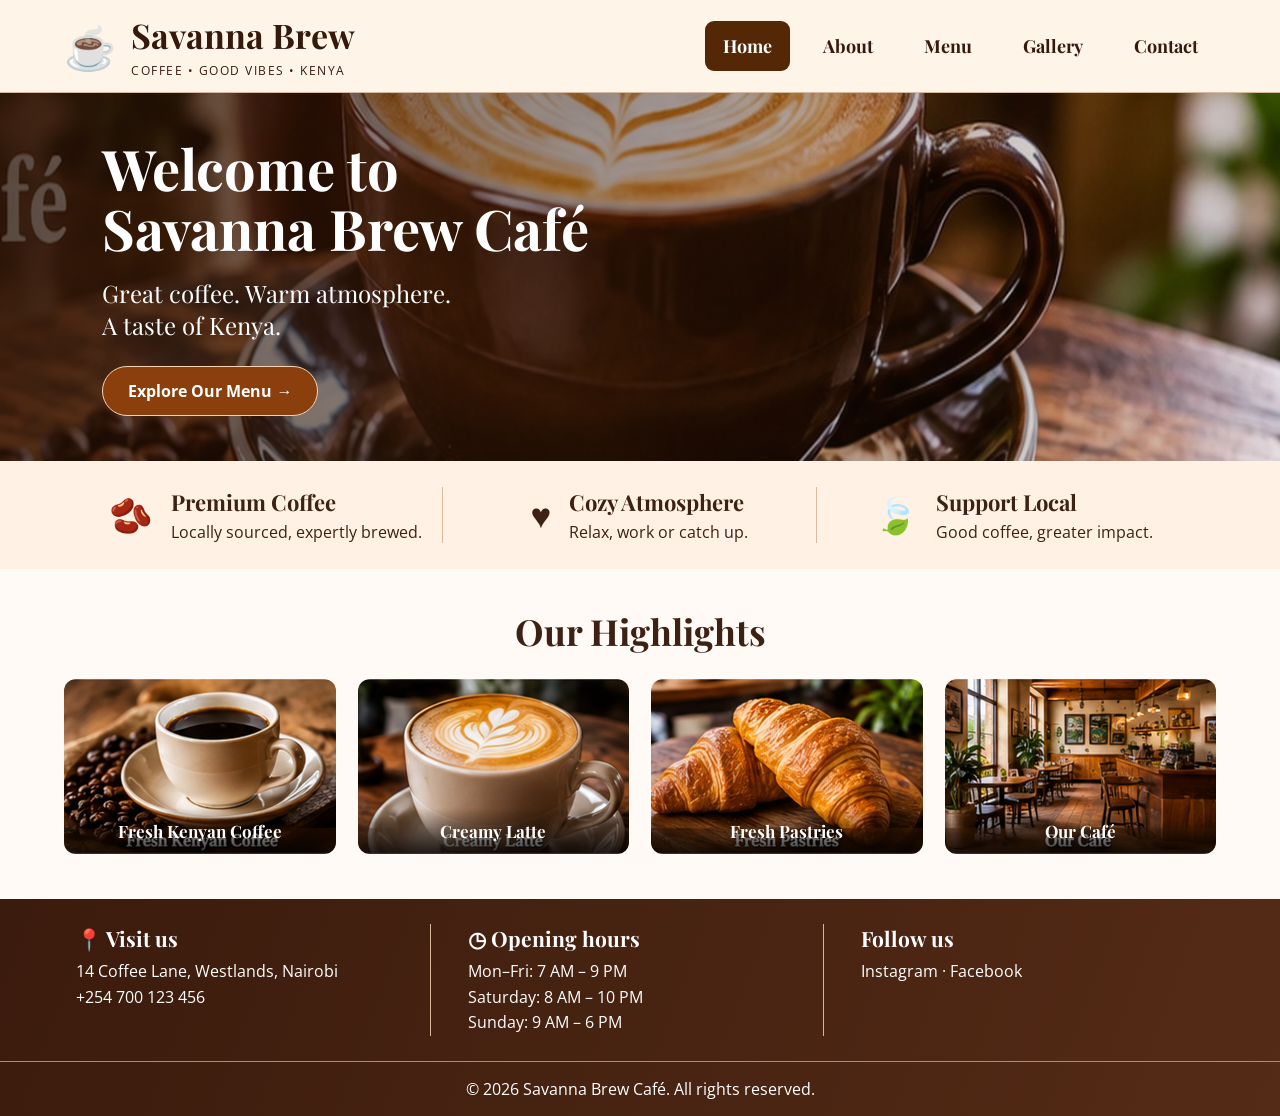
<file: index.html>
<!doctype html><html lang="en"><head><meta charset="utf-8"><meta name="viewport" content="width=device-width,initial-scale=1"><title>Home | Savanna Brew Café</title><link rel="stylesheet" href="css/style.css"></head><body><header class="site-header"><a class="brand" href="index.html" class="active"><span class="cup">☕</span><span><b>Savanna Brew</b><small>COFFEE • GOOD VIBES • KENYA</small></span></a><nav><a href="index.html" class="active">Home</a><a href="about.html">About</a><a href="menu.html">Menu</a><a href="gallery.html">Gallery</a><a href="contact.html">Contact</a></nav></header><main><section class="hero"><div class="hero-copy"><h1>Welcome to<br>Savanna Brew Café</h1><p>Great coffee. Warm atmosphere.<br>A taste of Kenya.</p><a class="btn" href="menu.html">Explore Our Menu →</a></div></section><section class="features"><div class="feature"><span class="icon">🫘</span><div><h3>Premium Coffee</h3><p>Locally sourced, expertly brewed.</p></div></div><div class="feature"><span class="icon">♥</span><div><h3>Cozy Atmosphere</h3><p>Relax, work or catch up.</p></div></div><div class="feature"><span class="icon">🍃</span><div><h3>Support Local</h3><p>Good coffee, greater impact.</p></div></div></section><section class="section"><h2 class="section-title">Our Highlights</h2><div class="cards"><a class="card" href="menu.html"><img src="images/coffee.jpg" alt="Fresh Kenyan coffee"><span>Fresh Kenyan Coffee</span></a><a class="card" href="menu.html"><img src="images/cappuccino.jpg" alt="Creamy latte"><span>Creamy Latte</span></a><a class="card" href="menu.html"><img src="images/croissants.jpg" alt="Fresh pastries"><span>Fresh Pastries</span></a><a class="card" href="gallery.html"><img src="images/cafe-interior.jpg" alt="Café interior"><span>Our Café</span></a></div></section></main><footer><div class="footer-grid"><section><h3>📍 Visit us</h3><p>14 Coffee Lane, Westlands, Nairobi<br>+254 700 123 456</p></section><section><h3>◷ Opening hours</h3><p>Mon–Fri: 7 AM – 9 PM<br>Saturday: 8 AM – 10 PM<br>Sunday: 9 AM – 6 PM</p></section><section><h3>Follow us</h3><p>Instagram · Facebook</p></section></div><div class="copyright">© 2026 Savanna Brew Café. All rights reserved.</div></footer></body></html>
</file>
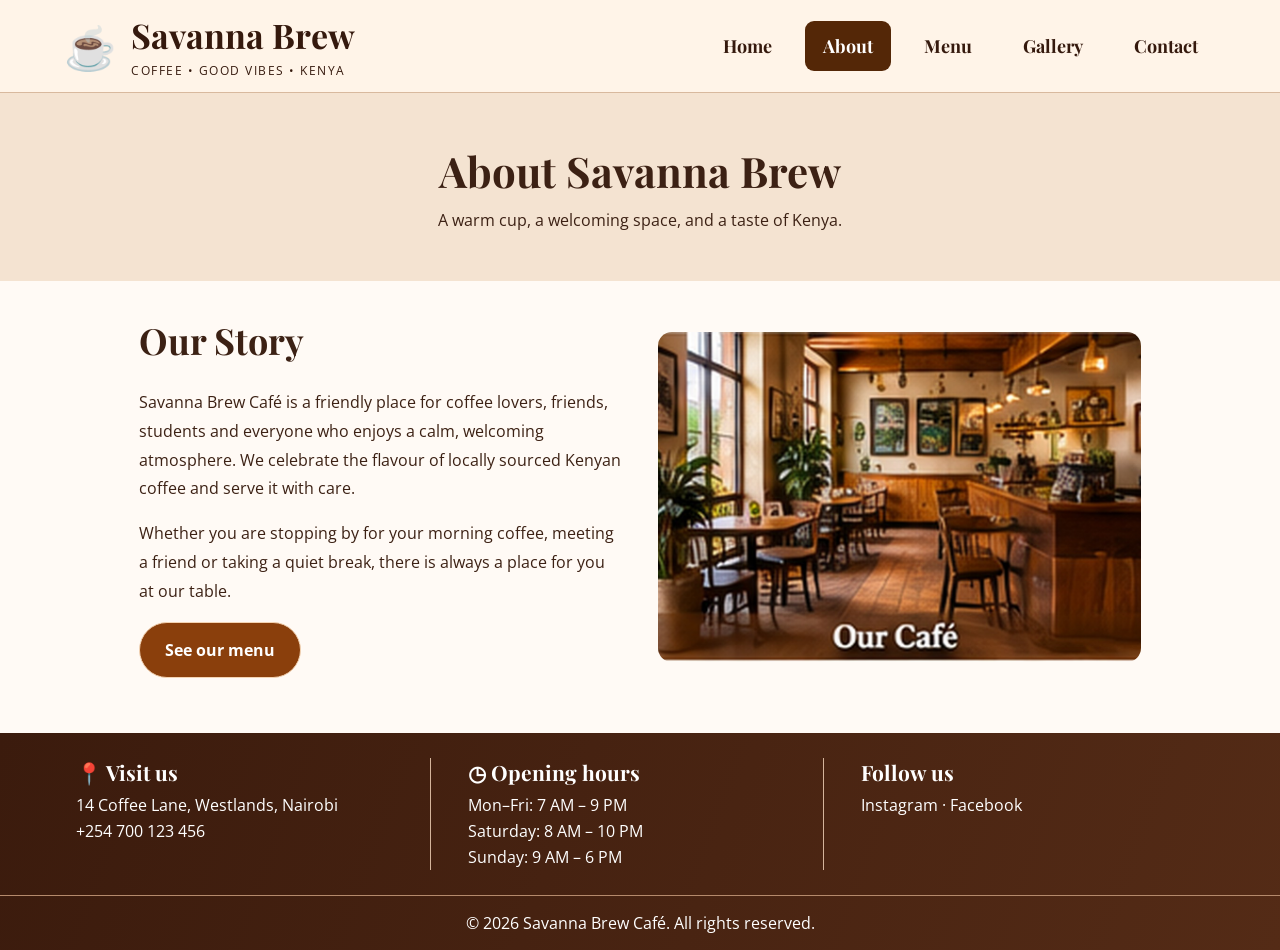
<file: about.html>
<!doctype html><html lang="en"><head><meta charset="utf-8"><meta name="viewport" content="width=device-width,initial-scale=1"><title>About | Savanna Brew Café</title><link rel="stylesheet" href="css/style.css"></head><body><header class="site-header"><a class="brand" href="index.html"><span class="cup">☕</span><span><b>Savanna Brew</b><small>COFFEE • GOOD VIBES • KENYA</small></span></a><nav><a href="index.html">Home</a><a href="about.html" class="active">About</a><a href="menu.html">Menu</a><a href="gallery.html">Gallery</a><a href="contact.html">Contact</a></nav></header><main><section class="page-banner"><h1>About Savanna Brew</h1><p>A warm cup, a welcoming space, and a taste of Kenya.</p></section><section class="content split"><div><h2 class="section-title" style="text-align:left">Our Story</h2><p>Savanna Brew Café is a friendly place for coffee lovers, friends, students and everyone who enjoys a calm, welcoming atmosphere. We celebrate the flavour of locally sourced Kenyan coffee and serve it with care.</p><p>Whether you are stopping by for your morning coffee, meeting a friend or taking a quiet break, there is always a place for you at our table.</p><a class="btn" href="menu.html">See our menu</a></div><img src="images/cafe-interior.jpg" alt="Warm and welcoming café interior"></section></main><footer><div class="footer-grid"><section><h3>📍 Visit us</h3><p>14 Coffee Lane, Westlands, Nairobi<br>+254 700 123 456</p></section><section><h3>◷ Opening hours</h3><p>Mon–Fri: 7 AM – 9 PM<br>Saturday: 8 AM – 10 PM<br>Sunday: 9 AM – 6 PM</p></section><section><h3>Follow us</h3><p>Instagram · Facebook</p></section></div><div class="copyright">© 2026 Savanna Brew Café. All rights reserved.</div></footer></body></html>
</file>
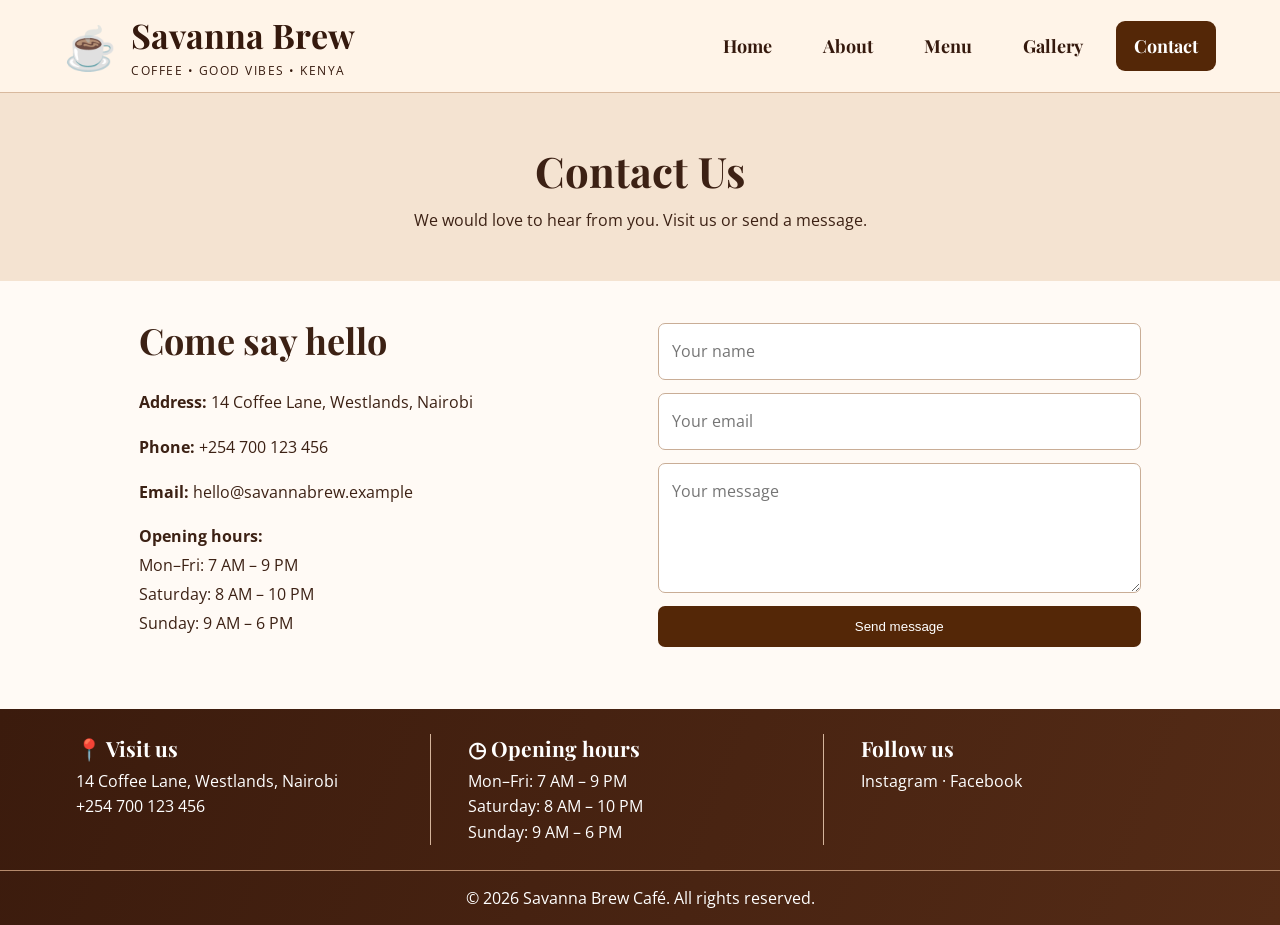
<file: contact.html>
<!doctype html><html lang="en"><head><meta charset="utf-8"><meta name="viewport" content="width=device-width,initial-scale=1"><title>Contact | Savanna Brew Café</title><link rel="stylesheet" href="css/style.css"></head><body><header class="site-header"><a class="brand" href="index.html"><span class="cup">☕</span><span><b>Savanna Brew</b><small>COFFEE • GOOD VIBES • KENYA</small></span></a><nav><a href="index.html">Home</a><a href="about.html">About</a><a href="menu.html">Menu</a><a href="gallery.html">Gallery</a><a href="contact.html" class="active">Contact</a></nav></header><main><section class="page-banner"><h1>Contact Us</h1><p>We would love to hear from you. Visit us or send a message.</p></section><section class="content split"><div><h2 class="section-title" style="text-align:left">Come say hello</h2><p><b>Address:</b> 14 Coffee Lane, Westlands, Nairobi</p><p><b>Phone:</b> +254 700 123 456</p><p><b>Email:</b> hello@savannabrew.example</p><p><b>Opening hours:</b><br>Mon–Fri: 7 AM – 9 PM<br>Saturday: 8 AM – 10 PM<br>Sunday: 9 AM – 6 PM</p></div><form onsubmit="event.preventDefault();alert('Thank you! Your message has been received.');this.reset();"><input required placeholder="Your name" aria-label="Your name"><input type="email" required placeholder="Your email" aria-label="Your email"><textarea required placeholder="Your message" aria-label="Your message"></textarea><button type="submit">Send message</button></form></section></main><footer><div class="footer-grid"><section><h3>📍 Visit us</h3><p>14 Coffee Lane, Westlands, Nairobi<br>+254 700 123 456</p></section><section><h3>◷ Opening hours</h3><p>Mon–Fri: 7 AM – 9 PM<br>Saturday: 8 AM – 10 PM<br>Sunday: 9 AM – 6 PM</p></section><section><h3>Follow us</h3><p>Instagram · Facebook</p></section></div><div class="copyright">© 2026 Savanna Brew Café. All rights reserved.</div></footer></body></html>
</file>
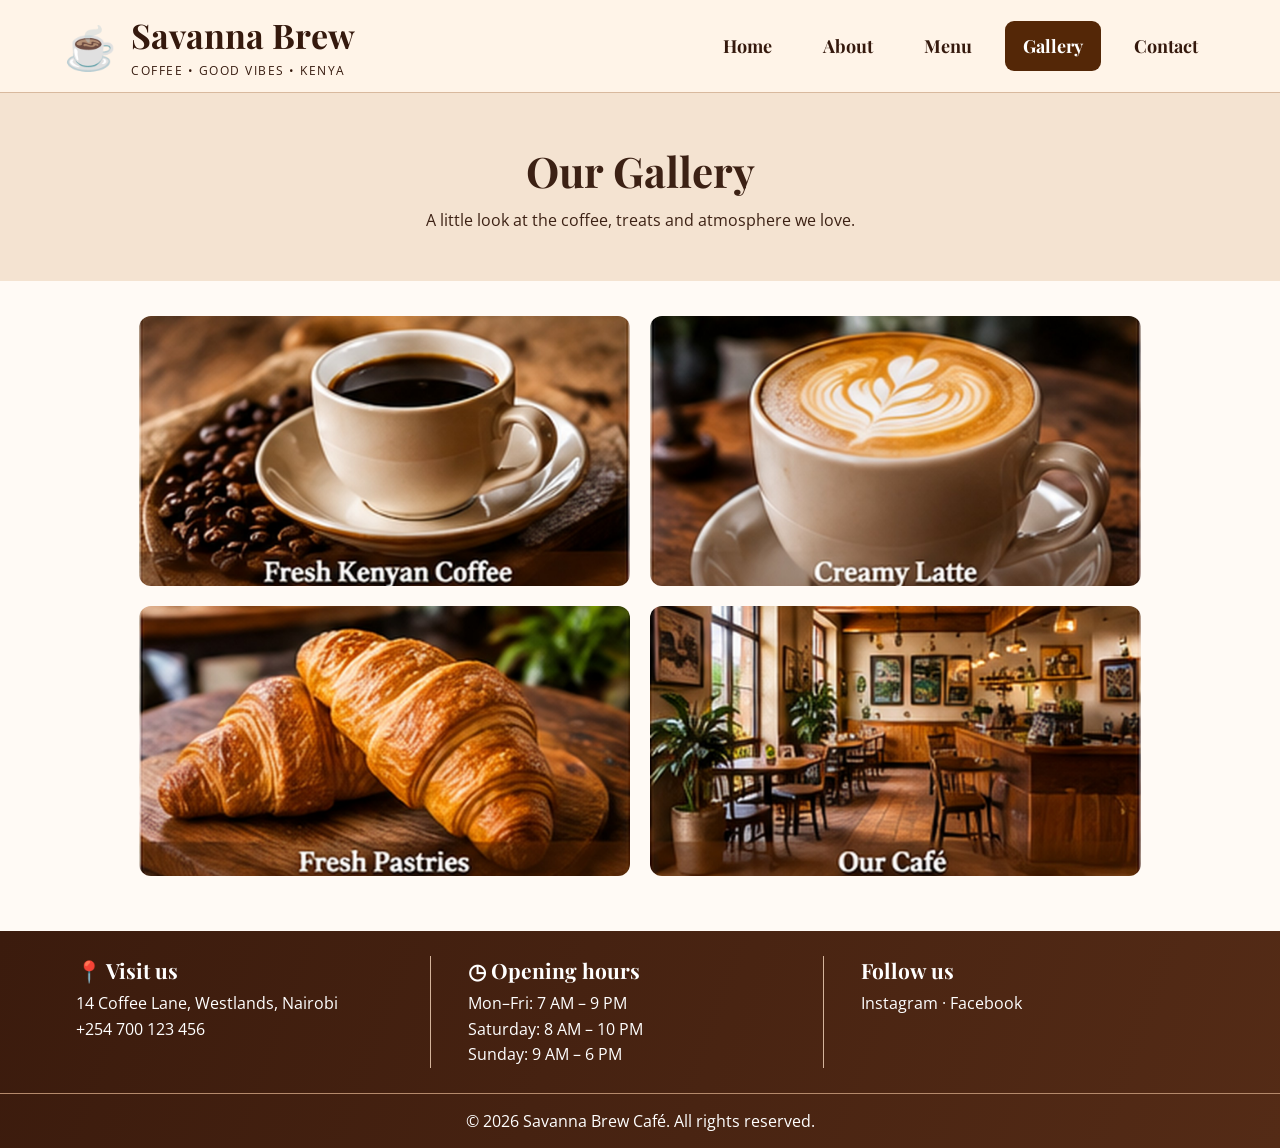
<file: gallery.html>
<!doctype html><html lang="en"><head><meta charset="utf-8"><meta name="viewport" content="width=device-width,initial-scale=1"><title>Gallery | Savanna Brew Café</title><link rel="stylesheet" href="css/style.css"></head><body><header class="site-header"><a class="brand" href="index.html"><span class="cup">☕</span><span><b>Savanna Brew</b><small>COFFEE • GOOD VIBES • KENYA</small></span></a><nav><a href="index.html">Home</a><a href="about.html">About</a><a href="menu.html">Menu</a><a href="gallery.html" class="active">Gallery</a><a href="contact.html">Contact</a></nav></header><main><section class="page-banner"><h1>Our Gallery</h1><p>A little look at the coffee, treats and atmosphere we love.</p></section><section class="content"><div class="gallery-grid"><img src="images/coffee.jpg" alt="Fresh coffee"><img src="images/cappuccino.jpg" alt="Latte art"><img src="images/croissants.jpg" alt="Fresh croissants"><img src="images/cafe-interior.jpg" alt="Café interior"></div></section></main><footer><div class="footer-grid"><section><h3>📍 Visit us</h3><p>14 Coffee Lane, Westlands, Nairobi<br>+254 700 123 456</p></section><section><h3>◷ Opening hours</h3><p>Mon–Fri: 7 AM – 9 PM<br>Saturday: 8 AM – 10 PM<br>Sunday: 9 AM – 6 PM</p></section><section><h3>Follow us</h3><p>Instagram · Facebook</p></section></div><div class="copyright">© 2026 Savanna Brew Café. All rights reserved.</div></footer></body></html>
</file>
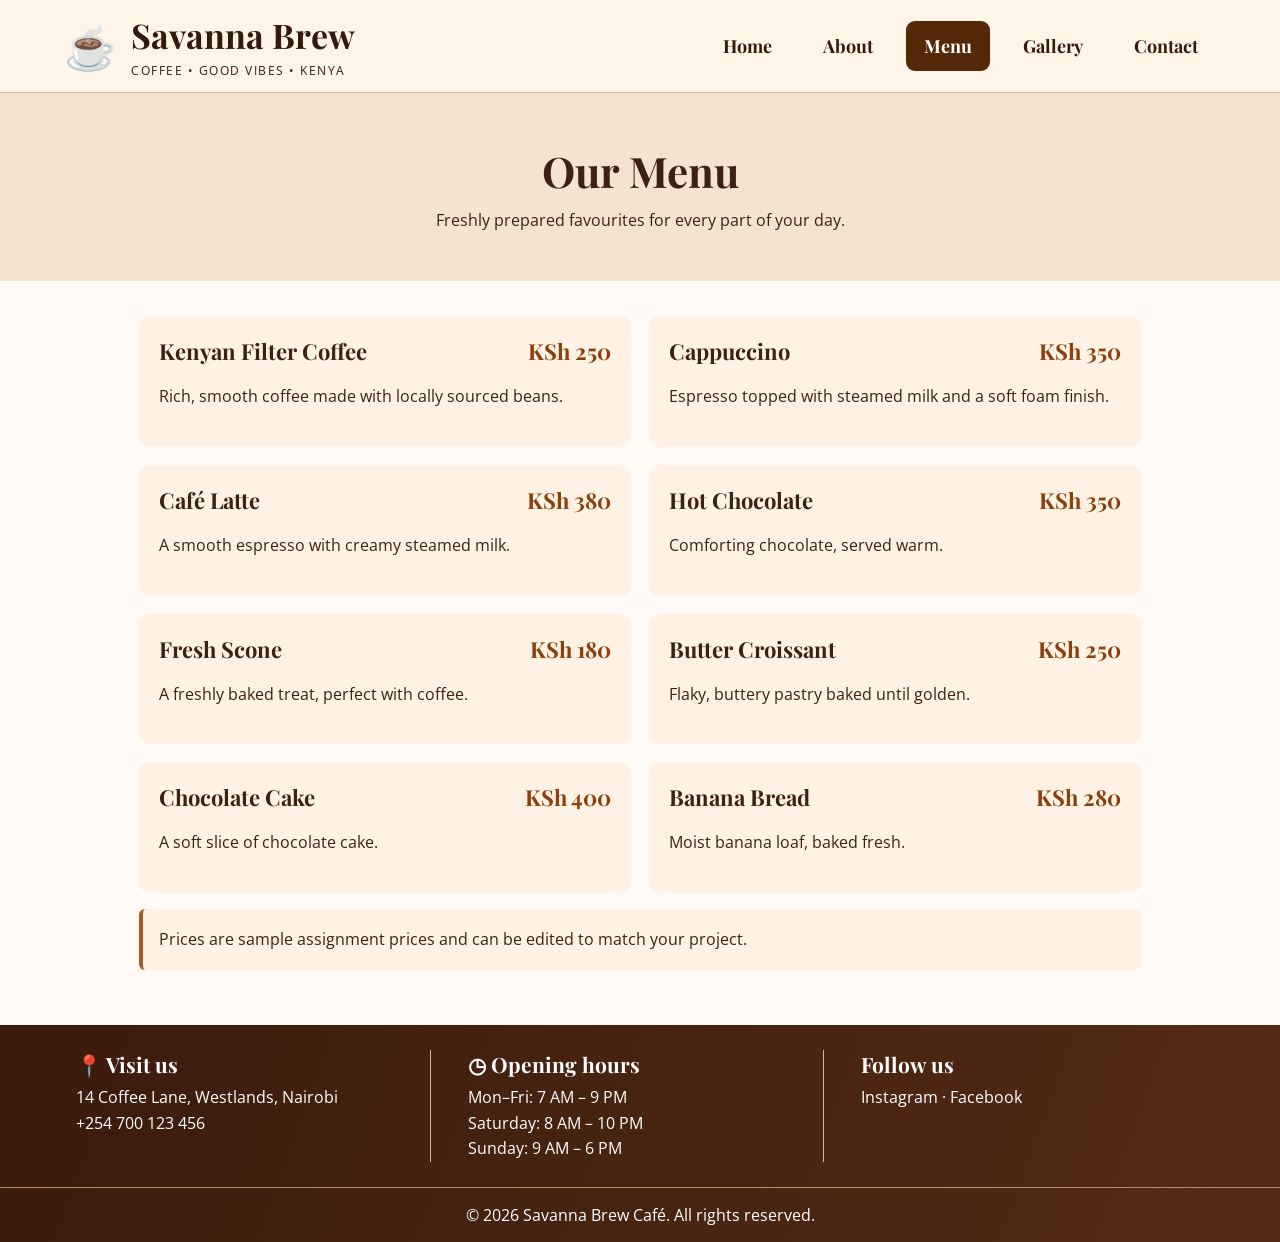
<file: menu.html>
<!doctype html><html lang="en"><head><meta charset="utf-8"><meta name="viewport" content="width=device-width,initial-scale=1"><title>Menu | Savanna Brew Café</title><link rel="stylesheet" href="css/style.css"></head><body><header class="site-header"><a class="brand" href="index.html"><span class="cup">☕</span><span><b>Savanna Brew</b><small>COFFEE • GOOD VIBES • KENYA</small></span></a><nav><a href="index.html">Home</a><a href="about.html">About</a><a href="menu.html" class="active">Menu</a><a href="gallery.html">Gallery</a><a href="contact.html">Contact</a></nav></header><main><section class="page-banner"><h1>Our Menu</h1><p>Freshly prepared favourites for every part of your day.</p></section><section class="content"><div class="menu-grid"><article class="menu-item"><h3>Kenyan Filter Coffee <span class="price">KSh 250</span></h3><p>Rich, smooth coffee made with locally sourced beans.</p></article><article class="menu-item"><h3>Cappuccino <span class="price">KSh 350</span></h3><p>Espresso topped with steamed milk and a soft foam finish.</p></article><article class="menu-item"><h3>Café Latte <span class="price">KSh 380</span></h3><p>A smooth espresso with creamy steamed milk.</p></article><article class="menu-item"><h3>Hot Chocolate <span class="price">KSh 350</span></h3><p>Comforting chocolate, served warm.</p></article><article class="menu-item"><h3>Fresh Scone <span class="price">KSh 180</span></h3><p>A freshly baked treat, perfect with coffee.</p></article><article class="menu-item"><h3>Butter Croissant <span class="price">KSh 250</span></h3><p>Flaky, buttery pastry baked until golden.</p></article><article class="menu-item"><h3>Chocolate Cake <span class="price">KSh 400</span></h3><p>A soft slice of chocolate cake.</p></article><article class="menu-item"><h3>Banana Bread <span class="price">KSh 280</span></h3><p>Moist banana loaf, baked fresh.</p></article></div><p class="notice">Prices are sample assignment prices and can be edited to match your project.</p></section></main><footer><div class="footer-grid"><section><h3>📍 Visit us</h3><p>14 Coffee Lane, Westlands, Nairobi<br>+254 700 123 456</p></section><section><h3>◷ Opening hours</h3><p>Mon–Fri: 7 AM – 9 PM<br>Saturday: 8 AM – 10 PM<br>Sunday: 9 AM – 6 PM</p></section><section><h3>Follow us</h3><p>Instagram · Facebook</p></section></div><div class="copyright">© 2026 Savanna Brew Café. All rights reserved.</div></footer></body></html>
</file>
<file: css/style.css>
@import url('https://fonts.googleapis.com/css2?family=Open+Sans:wght@400;600;700&family=Playfair+Display:wght@600;700&display=swap');
:root{--brown:#49230e;--deep:#35190d;--cream:#fff4e8;--tan:#f4e3d1;--gold:#a65b20}*{box-sizing:border-box}body{margin:0;background:#fffaf5;color:#3c2114;font-family:'Open Sans',sans-serif}.site-header{height:auto;min-height:84px;background:var(--cream);display:flex;align-items:center;justify-content:space-between;padding:12px max(5%,calc((100% - 1250px)/2));gap:25px;border-bottom:1px solid #d8b99e}.brand{display:flex;align-items:center;gap:15px;color:var(--deep);text-decoration:none}.brand .cup{font-size:42px}.brand b{display:block;font:700 34px 'Playfair Display',serif}.brand small{font-size:12px;letter-spacing:1.5px}.site-header nav{display:flex;gap:15px;flex-wrap:wrap}.site-header nav a{color:var(--deep);font:700 18px 'Playfair Display',serif;text-decoration:none;padding:13px 18px;border-radius:9px}.site-header nav a:hover,.site-header nav a.active{background:#542707;color:white}.hero{min-height:365px;background:linear-gradient(90deg,rgba(39,17,6,.76),rgba(39,17,6,.08)),url('../images/hero-coffee.jpg') center/cover;display:flex;align-items:center;padding:45px max(8%,calc((100% - 1120px)/2));color:white}.hero-copy{max-width:570px}.hero h1{font:700 clamp(36px,5vw,56px)/1.08 'Playfair Display',serif;margin:0 0 18px}.hero p{font:24px 'Playfair Display',serif;margin:0 0 25px}.btn{display:inline-block;background:#8a3f0c;color:white;border:1px solid #f4d4b4;border-radius:28px;padding:13px 25px;text-decoration:none;font-weight:700}.features{display:grid;grid-template-columns:repeat(3,1fr);background:#fff1e3;padding:26px max(7%,calc((100% - 1200px)/2));gap:20px}.feature{display:flex;align-items:center;justify-content:center;gap:18px;border-right:1px solid #d8b99e}.feature:last-child{border:0}.feature .icon{font-size:35px}.feature h3{font:700 22px 'Playfair Display',serif;margin:0 0 4px}.feature p{margin:0}.section{max-width:1200px;margin:0 auto;padding:38px 24px 45px}.section-title{text-align:center;font:700 36px 'Playfair Display',serif;margin:0 0 24px}.cards{display:grid;grid-template-columns:repeat(4,1fr);gap:22px}.card{position:relative;border-radius:12px;overflow:hidden;min-height:175px;background:#e8d4c0}.card img{width:100%;height:175px;object-fit:cover;display:block}.card span{position:absolute;bottom:0;left:0;right:0;padding:12px;text-align:center;color:white;font:700 17px 'Playfair Display',serif;background:linear-gradient(transparent,rgba(0,0,0,.8))}.page-banner{background:#f4e3d1;padding:50px 20px;text-align:center}.page-banner h1{font:700 42px 'Playfair Display',serif;margin:0 0 10px}.page-banner p{margin:0}.content{max-width:1050px;margin:35px auto 55px;padding:0 24px;line-height:1.8}.split{display:grid;grid-template-columns:1fr 1fr;gap:35px;align-items:center}.split img{width:100%;height:330px;object-fit:cover;border-radius:14px}.menu-grid{display:grid;grid-template-columns:repeat(2,1fr);gap:18px}.menu-item{background:#fff1e3;padding:20px;border-radius:10px}.menu-item h3{font:700 22px 'Playfair Display',serif;margin:0 0 5px}.price{float:right;color:#8a3f0c;font-weight:700}.gallery-grid{display:grid;grid-template-columns:repeat(2,1fr);gap:20px}.gallery-grid img{width:100%;height:270px;object-fit:cover;border-radius:12px}form{display:grid;gap:13px;max-width:650px}input,textarea{padding:13px;border:1px solid #c9ad96;border-radius:7px;font:inherit}textarea{min-height:130px}button{background:#542707;color:white;padding:13px 22px;border:0;border-radius:7px;font:700 16px inherit;cursor:pointer}footer{background:linear-gradient(110deg,#3b1b0d,#542b16);color:white}.footer-grid{max-width:1200px;margin:auto;padding:25px 24px;display:grid;grid-template-columns:repeat(3,1fr);gap:25px}.footer-grid section{border-right:1px solid #d4b49b;padding-left:12px}.footer-grid section:last-child{border:0}.footer-grid h3{font:700 21px 'Playfair Display',serif;margin:0 0 7px}.footer-grid p{line-height:1.6;margin:0}.copyright{text-align:center;border-top:1px solid #b58a6c;padding:16px}.notice{background:#fff1e3;padding:16px;border-left:4px solid #a65b20;border-radius:6px}@media(max-width:800px){.site-header{flex-direction:column}.site-header nav{justify-content:center}.cards{grid-template-columns:repeat(2,1fr)}.features{grid-template-columns:1fr}.feature{border-right:0;border-bottom:1px solid #d8b99e;padding:10px}.split,.menu-grid,.gallery-grid,.footer-grid{grid-template-columns:1fr}.footer-grid section{border-right:0;border-bottom:1px solid #9e785d;padding:12px}}
</file>
